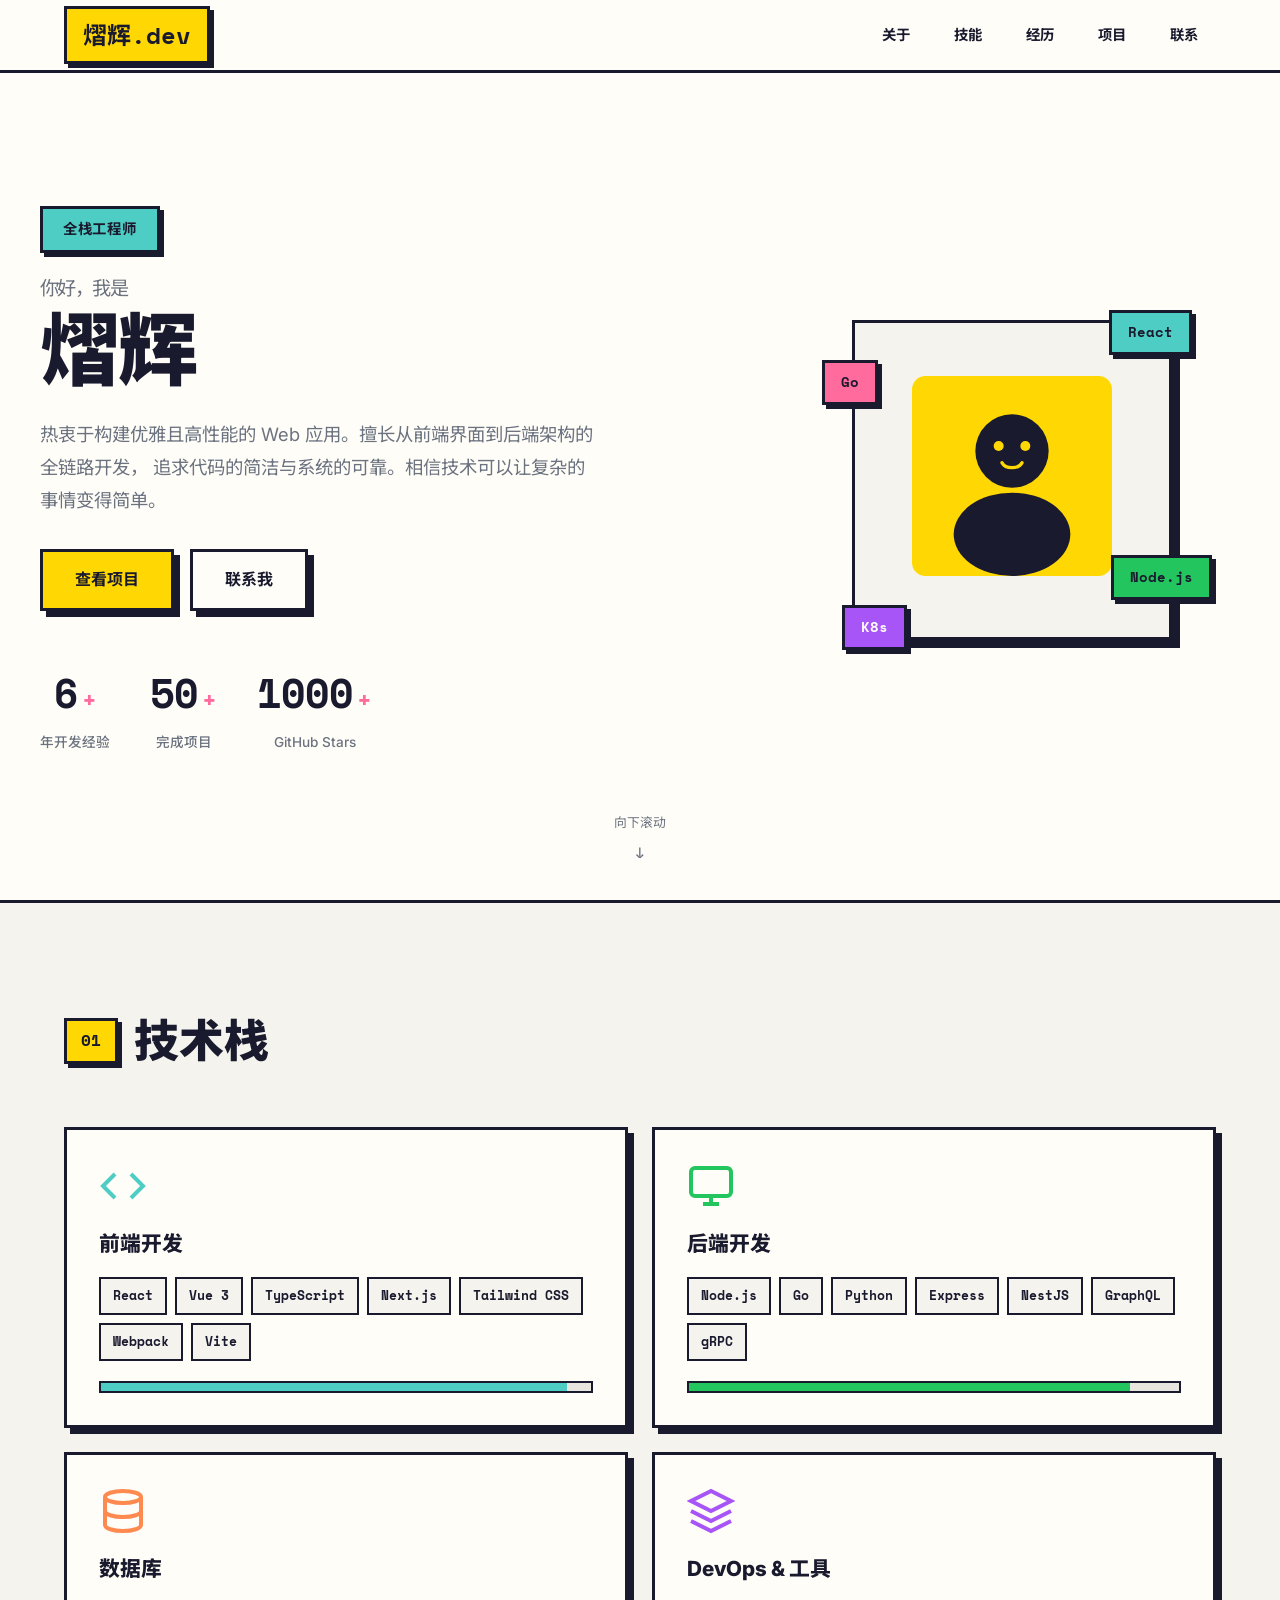
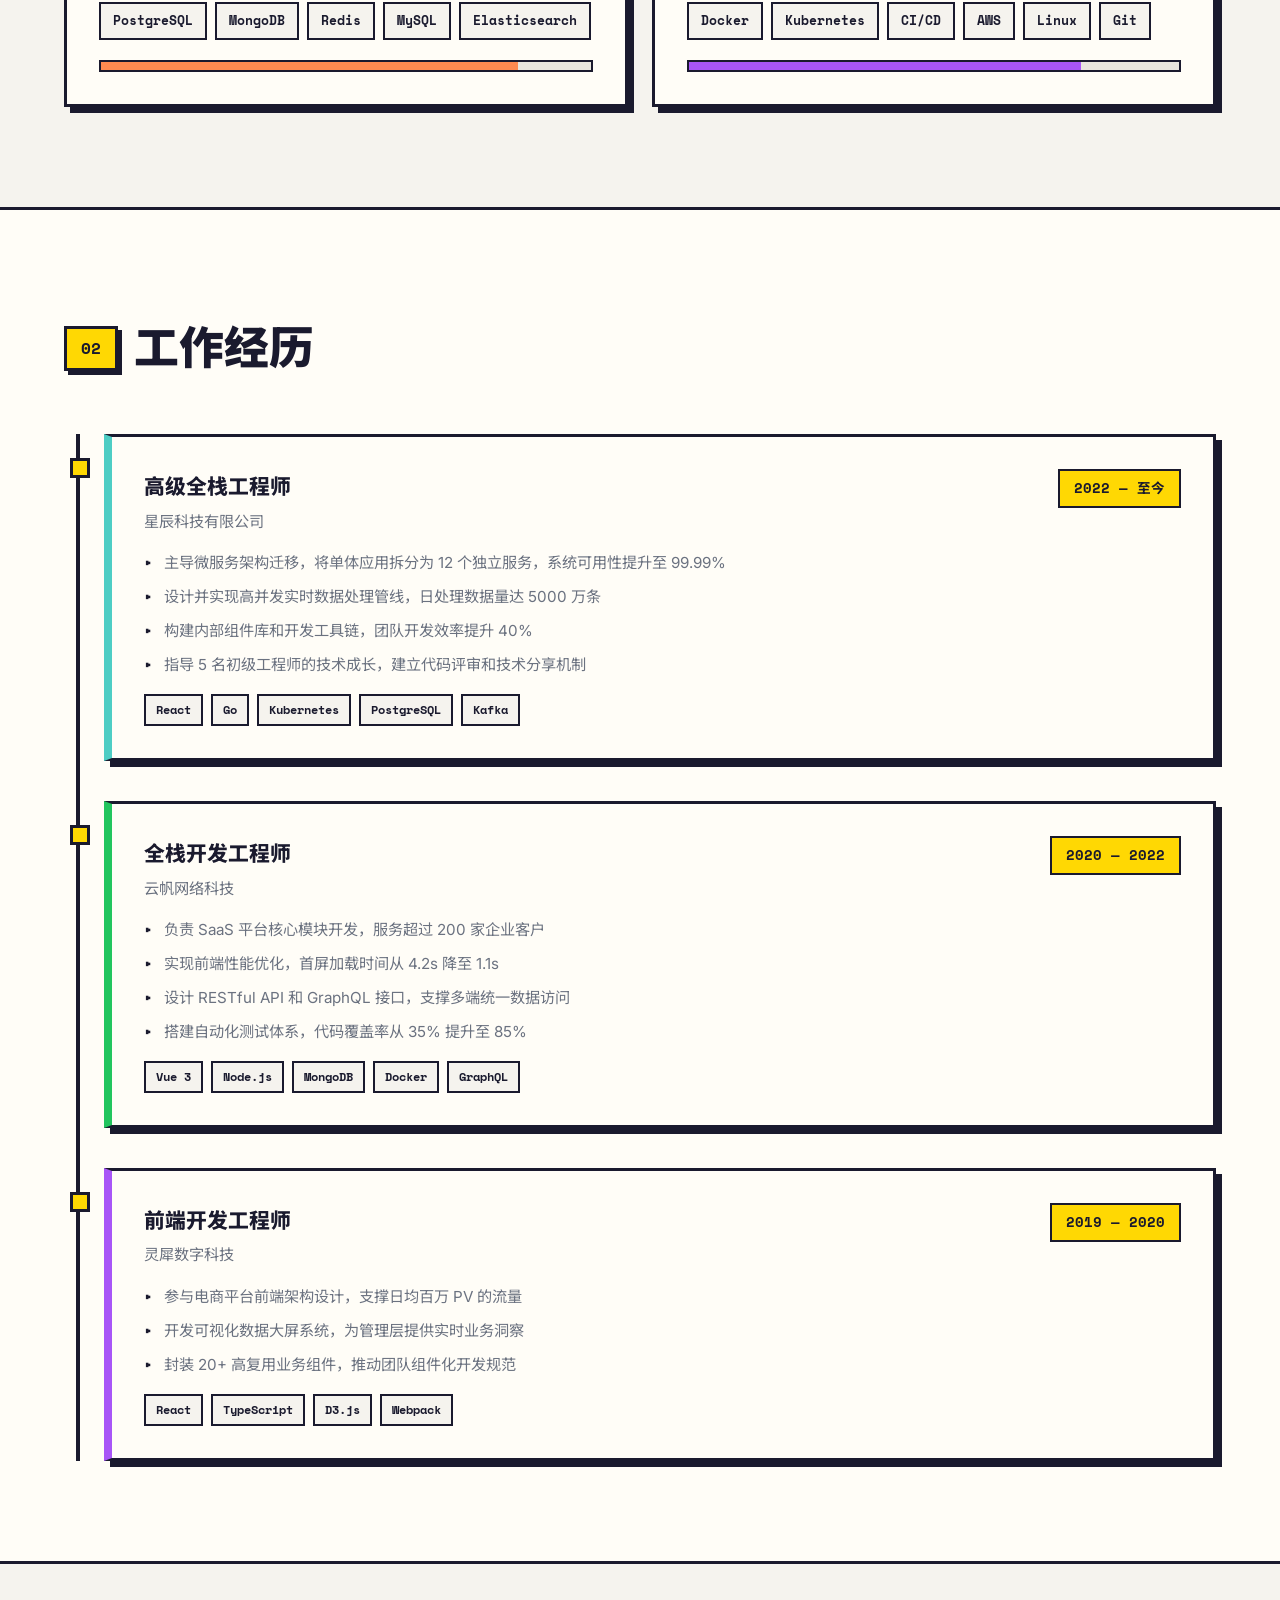
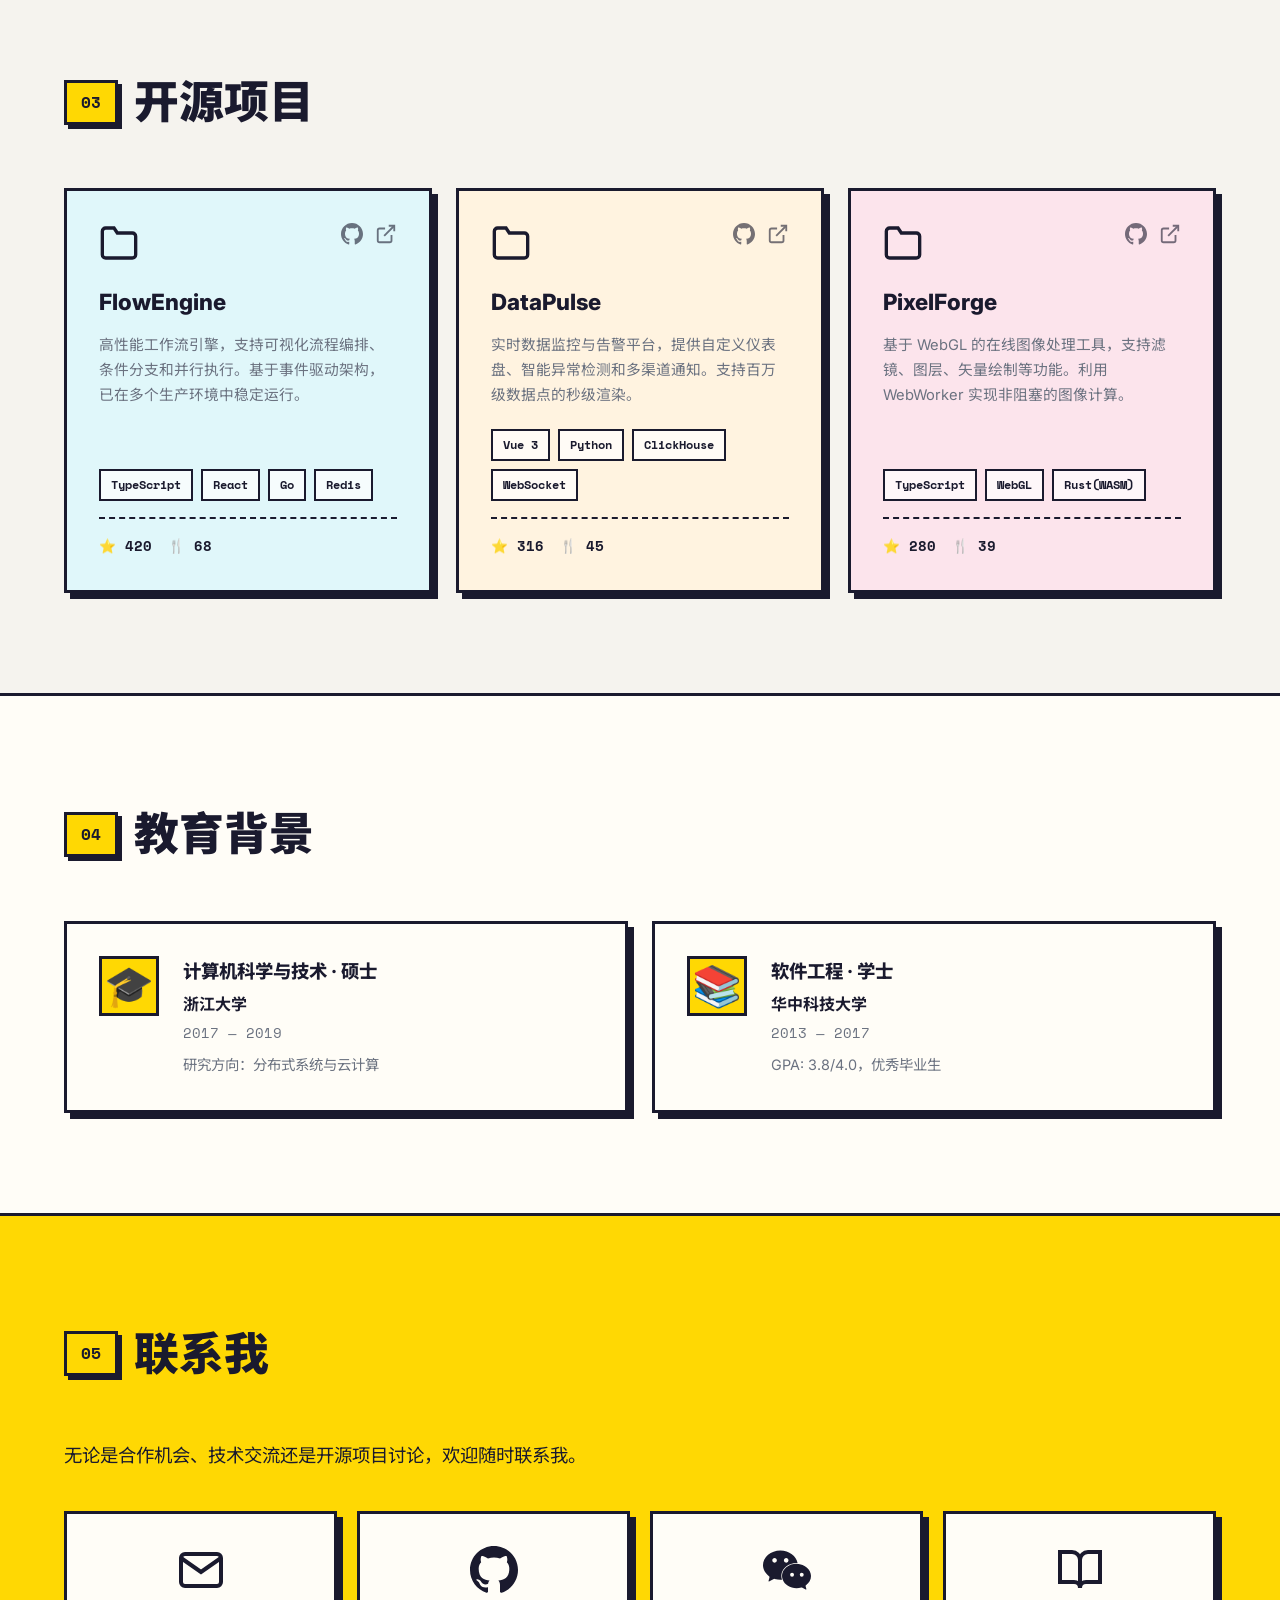
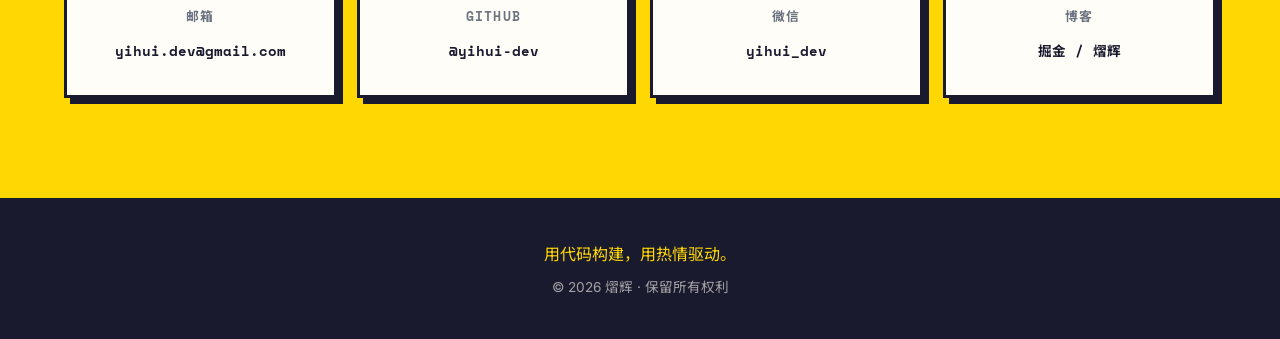
<file: index.html>
<!DOCTYPE html>
<html lang="zh-CN">
<head>
    <meta charset="UTF-8">
    <meta name="viewport" content="width=device-width, initial-scale=1.0">
    <title>熠辉 — 全栈工程师</title>
    <link rel="stylesheet" href="styles.css">
    <link rel="preconnect" href="https://fonts.googleapis.com">
    <link rel="preconnect" href="https://fonts.gstatic.com" crossorigin>
    <link href="https://fonts.googleapis.com/css2?family=Space+Mono:wght@400;700&family=Inter:wght@400;500;600;700;800;900&family=Noto+Sans+SC:wght@400;500;700;900&display=swap" rel="stylesheet">
</head>
<body>
    <nav class="navbar">
        <div class="nav-inner">
            <a href="#" class="nav-logo">熠辉.dev</a>
            <div class="nav-links">
                <a href="#about">关于</a>
                <a href="#skills">技能</a>
                <a href="#experience">经历</a>
                <a href="#projects">项目</a>
                <a href="#contact">联系</a>
            </div>
            <button class="nav-toggle" aria-label="菜单">
                <span></span>
                <span></span>
                <span></span>
            </button>
        </div>
    </nav>

    <header class="hero" id="about">
        <div class="hero-content">
            <div class="hero-text">
                <div class="hero-badge">全栈工程师</div>
                <h1 class="hero-name">
                    <span class="hero-greeting">你好，我是</span>
                    熠辉
                </h1>
                <p class="hero-desc">
                    热衷于构建优雅且高性能的 Web 应用。擅长从前端界面到后端架构的全链路开发，
                    追求代码的简洁与系统的可靠。相信技术可以让复杂的事情变得简单。
                </p>
                <div class="hero-actions">
                    <a href="#projects" class="btn btn-primary">查看项目</a>
                    <a href="#contact" class="btn btn-secondary">联系我</a>
                </div>
                <div class="hero-stats">
                    <div class="stat-item">
                        <span class="stat-number" data-target="6">0</span>
                        <span class="stat-suffix">+</span>
                        <span class="stat-label">年开发经验</span>
                    </div>
                    <div class="stat-item">
                        <span class="stat-number" data-target="50">0</span>
                        <span class="stat-suffix">+</span>
                        <span class="stat-label">完成项目</span>
                    </div>
                    <div class="stat-item">
                        <span class="stat-number" data-target="1000">0</span>
                        <span class="stat-suffix">+</span>
                        <span class="stat-label">GitHub Stars</span>
                    </div>
                </div>
            </div>
            <div class="hero-visual">
                <div class="avatar-wrapper">
                    <div class="avatar-box">
                        <div class="avatar-placeholder">
                            <svg viewBox="0 0 120 120" fill="none" xmlns="http://www.w3.org/2000/svg">
                                <rect width="120" height="120" rx="8" fill="#FFD803"/>
                                <circle cx="60" cy="45" r="22" fill="#1a1a2e"/>
                                <ellipse cx="60" cy="95" rx="35" ry="25" fill="#1a1a2e"/>
                                <circle cx="52" cy="42" r="3" fill="#FFD803"/>
                                <circle cx="68" cy="42" r="3" fill="#FFD803"/>
                                <path d="M54 52 C56 56, 64 56, 66 52" stroke="#FFD803" stroke-width="2" fill="none" stroke-linecap="round"/>
                            </svg>
                        </div>
                    </div>
                    <div class="floating-tag tag-1">React</div>
                    <div class="floating-tag tag-2">Node.js</div>
                    <div class="floating-tag tag-3">Go</div>
                    <div class="floating-tag tag-4">K8s</div>
                </div>
            </div>
        </div>
        <div class="scroll-hint">
            <span>向下滚动</span>
            <div class="scroll-arrow">↓</div>
        </div>
    </header>

    <section class="skills-section" id="skills">
        <div class="section-inner">
            <h2 class="section-title">
                <span class="section-num">01</span>
                技术栈
            </h2>
            <div class="skills-grid">
                <div class="skill-card skill-frontend">
                    <div class="skill-icon">
                        <svg viewBox="0 0 24 24" fill="none" stroke="currentColor" stroke-width="2">
                            <polyline points="16 18 22 12 16 6"></polyline>
                            <polyline points="8 6 2 12 8 18"></polyline>
                        </svg>
                    </div>
                    <h3>前端开发</h3>
                    <div class="skill-tags">
                        <span class="skill-tag">React</span>
                        <span class="skill-tag">Vue 3</span>
                        <span class="skill-tag">TypeScript</span>
                        <span class="skill-tag">Next.js</span>
                        <span class="skill-tag">Tailwind CSS</span>
                        <span class="skill-tag">Webpack</span>
                        <span class="skill-tag">Vite</span>
                    </div>
                    <div class="skill-level">
                        <div class="level-bar" data-level="95"></div>
                    </div>
                </div>
                <div class="skill-card skill-backend">
                    <div class="skill-icon">
                        <svg viewBox="0 0 24 24" fill="none" stroke="currentColor" stroke-width="2">
                            <rect x="2" y="3" width="20" height="14" rx="2" ry="2"></rect>
                            <line x1="8" y1="21" x2="16" y2="21"></line>
                            <line x1="12" y1="17" x2="12" y2="21"></line>
                        </svg>
                    </div>
                    <h3>后端开发</h3>
                    <div class="skill-tags">
                        <span class="skill-tag">Node.js</span>
                        <span class="skill-tag">Go</span>
                        <span class="skill-tag">Python</span>
                        <span class="skill-tag">Express</span>
                        <span class="skill-tag">NestJS</span>
                        <span class="skill-tag">GraphQL</span>
                        <span class="skill-tag">gRPC</span>
                    </div>
                    <div class="skill-level">
                        <div class="level-bar" data-level="90"></div>
                    </div>
                </div>
                <div class="skill-card skill-database">
                    <div class="skill-icon">
                        <svg viewBox="0 0 24 24" fill="none" stroke="currentColor" stroke-width="2">
                            <ellipse cx="12" cy="5" rx="9" ry="3"></ellipse>
                            <path d="M21 12c0 1.66-4 3-9 3s-9-1.34-9-3"></path>
                            <path d="M3 5v14c0 1.66 4 3 9 3s9-1.34 9-3V5"></path>
                        </svg>
                    </div>
                    <h3>数据库</h3>
                    <div class="skill-tags">
                        <span class="skill-tag">PostgreSQL</span>
                        <span class="skill-tag">MongoDB</span>
                        <span class="skill-tag">Redis</span>
                        <span class="skill-tag">MySQL</span>
                        <span class="skill-tag">Elasticsearch</span>
                    </div>
                    <div class="skill-level">
                        <div class="level-bar" data-level="85"></div>
                    </div>
                </div>
                <div class="skill-card skill-devops">
                    <div class="skill-icon">
                        <svg viewBox="0 0 24 24" fill="none" stroke="currentColor" stroke-width="2">
                            <path d="M12 2L2 7l10 5 10-5-10-5z"></path>
                            <path d="M2 17l10 5 10-5"></path>
                            <path d="M2 12l10 5 10-5"></path>
                        </svg>
                    </div>
                    <h3>DevOps & 工具</h3>
                    <div class="skill-tags">
                        <span class="skill-tag">Docker</span>
                        <span class="skill-tag">Kubernetes</span>
                        <span class="skill-tag">CI/CD</span>
                        <span class="skill-tag">AWS</span>
                        <span class="skill-tag">Linux</span>
                        <span class="skill-tag">Git</span>
                    </div>
                    <div class="skill-level">
                        <div class="level-bar" data-level="80"></div>
                    </div>
                </div>
            </div>
        </div>
    </section>

    <section class="experience-section" id="experience">
        <div class="section-inner">
            <h2 class="section-title">
                <span class="section-num">02</span>
                工作经历
            </h2>
            <div class="timeline">
                <div class="timeline-item">
                    <div class="timeline-dot"></div>
                    <div class="timeline-card card-accent-blue">
                        <div class="timeline-header">
                            <div>
                                <h3>高级全栈工程师</h3>
                                <p class="company">星辰科技有限公司</p>
                            </div>
                            <span class="timeline-date">2022 — 至今</span>
                        </div>
                        <ul class="timeline-details">
                            <li>主导微服务架构迁移，将单体应用拆分为 12 个独立服务，系统可用性提升至 99.99%</li>
                            <li>设计并实现高并发实时数据处理管线，日处理数据量达 5000 万条</li>
                            <li>构建内部组件库和开发工具链，团队开发效率提升 40%</li>
                            <li>指导 5 名初级工程师的技术成长，建立代码评审和技术分享机制</li>
                        </ul>
                        <div class="timeline-tech">
                            <span>React</span><span>Go</span><span>Kubernetes</span><span>PostgreSQL</span><span>Kafka</span>
                        </div>
                    </div>
                </div>
                <div class="timeline-item">
                    <div class="timeline-dot"></div>
                    <div class="timeline-card card-accent-green">
                        <div class="timeline-header">
                            <div>
                                <h3>全栈开发工程师</h3>
                                <p class="company">云帆网络科技</p>
                            </div>
                            <span class="timeline-date">2020 — 2022</span>
                        </div>
                        <ul class="timeline-details">
                            <li>负责 SaaS 平台核心模块开发，服务超过 200 家企业客户</li>
                            <li>实现前端性能优化，首屏加载时间从 4.2s 降至 1.1s</li>
                            <li>设计 RESTful API 和 GraphQL 接口，支撑多端统一数据访问</li>
                            <li>搭建自动化测试体系，代码覆盖率从 35% 提升至 85%</li>
                        </ul>
                        <div class="timeline-tech">
                            <span>Vue 3</span><span>Node.js</span><span>MongoDB</span><span>Docker</span><span>GraphQL</span>
                        </div>
                    </div>
                </div>
                <div class="timeline-item">
                    <div class="timeline-dot"></div>
                    <div class="timeline-card card-accent-purple">
                        <div class="timeline-header">
                            <div>
                                <h3>前端开发工程师</h3>
                                <p class="company">灵犀数字科技</p>
                            </div>
                            <span class="timeline-date">2019 — 2020</span>
                        </div>
                        <ul class="timeline-details">
                            <li>参与电商平台前端架构设计，支撑日均百万 PV 的流量</li>
                            <li>开发可视化数据大屏系统，为管理层提供实时业务洞察</li>
                            <li>封装 20+ 高复用业务组件，推动团队组件化开发规范</li>
                        </ul>
                        <div class="timeline-tech">
                            <span>React</span><span>TypeScript</span><span>D3.js</span><span>Webpack</span>
                        </div>
                    </div>
                </div>
            </div>
        </div>
    </section>

    <section class="projects-section" id="projects">
        <div class="section-inner">
            <h2 class="section-title">
                <span class="section-num">03</span>
                开源项目
            </h2>
            <div class="projects-grid">
                <div class="project-card project-color-1">
                    <div class="project-header">
                        <svg viewBox="0 0 24 24" fill="none" stroke="currentColor" stroke-width="2" class="project-icon">
                            <path d="M22 19a2 2 0 0 1-2 2H4a2 2 0 0 1-2-2V5a2 2 0 0 1 2-2h5l2 3h9a2 2 0 0 1 2 2z"></path>
                        </svg>
                        <div class="project-links">
                            <a href="#" title="GitHub">
                                <svg viewBox="0 0 24 24" fill="currentColor" width="20" height="20">
                                    <path d="M12 0c-6.626 0-12 5.373-12 12 0 5.302 3.438 9.8 8.207 11.387.599.111.793-.261.793-.577v-2.234c-3.338.726-4.033-1.416-4.033-1.416-.546-1.387-1.333-1.756-1.333-1.756-1.089-.745.083-.729.083-.729 1.205.084 1.839 1.237 1.839 1.237 1.07 1.834 2.807 1.304 3.492.997.107-.775.418-1.305.762-1.604-2.665-.305-5.467-1.334-5.467-5.931 0-1.311.469-2.381 1.236-3.221-.124-.303-.535-1.524.117-3.176 0 0 1.008-.322 3.301 1.23.957-.266 1.983-.399 3.003-.404 1.02.005 2.047.138 3.006.404 2.291-1.552 3.297-1.23 3.297-1.23.653 1.653.242 2.874.118 3.176.77.84 1.235 1.911 1.235 3.221 0 4.609-2.807 5.624-5.479 5.921.43.372.823 1.102.823 2.222v3.293c0 .319.192.694.801.576 4.765-1.589 8.199-6.086 8.199-11.386 0-6.627-5.373-12-12-12z"/>
                                </svg>
                            </a>
                            <a href="#" title="演示">
                                <svg viewBox="0 0 24 24" fill="none" stroke="currentColor" stroke-width="2" width="20" height="20">
                                    <path d="M18 13v6a2 2 0 0 1-2 2H5a2 2 0 0 1-2-2V8a2 2 0 0 1 2-2h6"></path>
                                    <polyline points="15 3 21 3 21 9"></polyline>
                                    <line x1="10" y1="14" x2="21" y2="3"></line>
                                </svg>
                            </a>
                        </div>
                    </div>
                    <h3 class="project-name">FlowEngine</h3>
                    <p class="project-desc">高性能工作流引擎，支持可视化流程编排、条件分支和并行执行。基于事件驱动架构，已在多个生产环境中稳定运行。</p>
                    <div class="project-tech">
                        <span>TypeScript</span><span>React</span><span>Go</span><span>Redis</span>
                    </div>
                    <div class="project-stats">
                        <span>⭐ 420</span>
                        <span>🍴 68</span>
                    </div>
                </div>
                <div class="project-card project-color-2">
                    <div class="project-header">
                        <svg viewBox="0 0 24 24" fill="none" stroke="currentColor" stroke-width="2" class="project-icon">
                            <path d="M22 19a2 2 0 0 1-2 2H4a2 2 0 0 1-2-2V5a2 2 0 0 1 2-2h5l2 3h9a2 2 0 0 1 2 2z"></path>
                        </svg>
                        <div class="project-links">
                            <a href="#" title="GitHub">
                                <svg viewBox="0 0 24 24" fill="currentColor" width="20" height="20">
                                    <path d="M12 0c-6.626 0-12 5.373-12 12 0 5.302 3.438 9.8 8.207 11.387.599.111.793-.261.793-.577v-2.234c-3.338.726-4.033-1.416-4.033-1.416-.546-1.387-1.333-1.756-1.333-1.756-1.089-.745.083-.729.083-.729 1.205.084 1.839 1.237 1.839 1.237 1.07 1.834 2.807 1.304 3.492.997.107-.775.418-1.305.762-1.604-2.665-.305-5.467-1.334-5.467-5.931 0-1.311.469-2.381 1.236-3.221-.124-.303-.535-1.524.117-3.176 0 0 1.008-.322 3.301 1.23.957-.266 1.983-.399 3.003-.404 1.02.005 2.047.138 3.006.404 2.291-1.552 3.297-1.23 3.297-1.23.653 1.653.242 2.874.118 3.176.77.84 1.235 1.911 1.235 3.221 0 4.609-2.807 5.624-5.479 5.921.43.372.823 1.102.823 2.222v3.293c0 .319.192.694.801.576 4.765-1.589 8.199-6.086 8.199-11.386 0-6.627-5.373-12-12-12z"/>
                                </svg>
                            </a>
                            <a href="#" title="演示">
                                <svg viewBox="0 0 24 24" fill="none" stroke="currentColor" stroke-width="2" width="20" height="20">
                                    <path d="M18 13v6a2 2 0 0 1-2 2H5a2 2 0 0 1-2-2V8a2 2 0 0 1 2-2h6"></path>
                                    <polyline points="15 3 21 3 21 9"></polyline>
                                    <line x1="10" y1="14" x2="21" y2="3"></line>
                                </svg>
                            </a>
                        </div>
                    </div>
                    <h3 class="project-name">DataPulse</h3>
                    <p class="project-desc">实时数据监控与告警平台，提供自定义仪表盘、智能异常检测和多渠道通知。支持百万级数据点的秒级渲染。</p>
                    <div class="project-tech">
                        <span>Vue 3</span><span>Python</span><span>ClickHouse</span><span>WebSocket</span>
                    </div>
                    <div class="project-stats">
                        <span>⭐ 316</span>
                        <span>🍴 45</span>
                    </div>
                </div>
                <div class="project-card project-color-3">
                    <div class="project-header">
                        <svg viewBox="0 0 24 24" fill="none" stroke="currentColor" stroke-width="2" class="project-icon">
                            <path d="M22 19a2 2 0 0 1-2 2H4a2 2 0 0 1-2-2V5a2 2 0 0 1 2-2h5l2 3h9a2 2 0 0 1 2 2z"></path>
                        </svg>
                        <div class="project-links">
                            <a href="#" title="GitHub">
                                <svg viewBox="0 0 24 24" fill="currentColor" width="20" height="20">
                                    <path d="M12 0c-6.626 0-12 5.373-12 12 0 5.302 3.438 9.8 8.207 11.387.599.111.793-.261.793-.577v-2.234c-3.338.726-4.033-1.416-4.033-1.416-.546-1.387-1.333-1.756-1.333-1.756-1.089-.745.083-.729.083-.729 1.205.084 1.839 1.237 1.839 1.237 1.07 1.834 2.807 1.304 3.492.997.107-.775.418-1.305.762-1.604-2.665-.305-5.467-1.334-5.467-5.931 0-1.311.469-2.381 1.236-3.221-.124-.303-.535-1.524.117-3.176 0 0 1.008-.322 3.301 1.23.957-.266 1.983-.399 3.003-.404 1.02.005 2.047.138 3.006.404 2.291-1.552 3.297-1.23 3.297-1.23.653 1.653.242 2.874.118 3.176.77.84 1.235 1.911 1.235 3.221 0 4.609-2.807 5.624-5.479 5.921.43.372.823 1.102.823 2.222v3.293c0 .319.192.694.801.576 4.765-1.589 8.199-6.086 8.199-11.386 0-6.627-5.373-12-12-12z"/>
                                </svg>
                            </a>
                            <a href="#" title="演示">
                                <svg viewBox="0 0 24 24" fill="none" stroke="currentColor" stroke-width="2" width="20" height="20">
                                    <path d="M18 13v6a2 2 0 0 1-2 2H5a2 2 0 0 1-2-2V8a2 2 0 0 1 2-2h6"></path>
                                    <polyline points="15 3 21 3 21 9"></polyline>
                                    <line x1="10" y1="14" x2="21" y2="3"></line>
                                </svg>
                            </a>
                        </div>
                    </div>
                    <h3 class="project-name">PixelForge</h3>
                    <p class="project-desc">基于 WebGL 的在线图像处理工具，支持滤镜、图层、矢量绘制等功能。利用 WebWorker 实现非阻塞的图像计算。</p>
                    <div class="project-tech">
                        <span>TypeScript</span><span>WebGL</span><span>Rust(WASM)</span>
                    </div>
                    <div class="project-stats">
                        <span>⭐ 280</span>
                        <span>🍴 39</span>
                    </div>
                </div>
            </div>
        </div>
    </section>

    <section class="education-section" id="education">
        <div class="section-inner">
            <h2 class="section-title">
                <span class="section-num">04</span>
                教育背景
            </h2>
            <div class="edu-grid">
                <div class="edu-card">
                    <div class="edu-icon">🎓</div>
                    <div class="edu-info">
                        <h3>计算机科学与技术 · 硕士</h3>
                        <p class="edu-school">浙江大学</p>
                        <p class="edu-year">2017 — 2019</p>
                        <p class="edu-detail">研究方向：分布式系统与云计算</p>
                    </div>
                </div>
                <div class="edu-card">
                    <div class="edu-icon">📚</div>
                    <div class="edu-info">
                        <h3>软件工程 · 学士</h3>
                        <p class="edu-school">华中科技大学</p>
                        <p class="edu-year">2013 — 2017</p>
                        <p class="edu-detail">GPA: 3.8/4.0，优秀毕业生</p>
                    </div>
                </div>
            </div>
        </div>
    </section>

    <section class="contact-section" id="contact">
        <div class="section-inner">
            <h2 class="section-title">
                <span class="section-num">05</span>
                联系我
            </h2>
            <p class="contact-intro">无论是合作机会、技术交流还是开源项目讨论，欢迎随时联系我。</p>
            <div class="contact-grid">
                <a href="mailto:yihui.dev@gmail.com" class="contact-card contact-email">
                    <div class="contact-icon">
                        <svg viewBox="0 0 24 24" fill="none" stroke="currentColor" stroke-width="2">
                            <path d="M4 4h16c1.1 0 2 .9 2 2v12c0 1.1-.9 2-2 2H4c-1.1 0-2-.9-2-2V6c0-1.1.9-2 2-2z"></path>
                            <polyline points="22,6 12,13 2,6"></polyline>
                        </svg>
                    </div>
                    <span class="contact-label">邮箱</span>
                    <span class="contact-value">yihui.dev@gmail.com</span>
                </a>
                <a href="https://github.com/yihui-dev" target="_blank" class="contact-card contact-github">
                    <div class="contact-icon">
                        <svg viewBox="0 0 24 24" fill="currentColor">
                            <path d="M12 0c-6.626 0-12 5.373-12 12 0 5.302 3.438 9.8 8.207 11.387.599.111.793-.261.793-.577v-2.234c-3.338.726-4.033-1.416-4.033-1.416-.546-1.387-1.333-1.756-1.333-1.756-1.089-.745.083-.729.083-.729 1.205.084 1.839 1.237 1.839 1.237 1.07 1.834 2.807 1.304 3.492.997.107-.775.418-1.305.762-1.604-2.665-.305-5.467-1.334-5.467-5.931 0-1.311.469-2.381 1.236-3.221-.124-.303-.535-1.524.117-3.176 0 0 1.008-.322 3.301 1.23.957-.266 1.983-.399 3.003-.404 1.02.005 2.047.138 3.006.404 2.291-1.552 3.297-1.23 3.297-1.23.653 1.653.242 2.874.118 3.176.77.84 1.235 1.911 1.235 3.221 0 4.609-2.807 5.624-5.479 5.921.43.372.823 1.102.823 2.222v3.293c0 .319.192.694.801.576 4.765-1.589 8.199-6.086 8.199-11.386 0-6.627-5.373-12-12-12z"/>
                        </svg>
                    </div>
                    <span class="contact-label">GitHub</span>
                    <span class="contact-value">@yihui-dev</span>
                </a>
                <a href="#" class="contact-card contact-wechat">
                    <div class="contact-icon">
                        <svg viewBox="0 0 24 24" fill="currentColor">
                            <path d="M8.691 2.188C3.891 2.188 0 5.476 0 9.53c0 2.212 1.17 4.203 3.002 5.55a.59.59 0 0 1 .213.665l-.39 1.48c-.019.07-.048.141-.048.213 0 .163.13.295.29.295a.326.326 0 0 0 .167-.054l1.903-1.114a.864.864 0 0 1 .717-.098 10.16 10.16 0 0 0 2.837.403c.276 0 .543-.027.811-.05-.857-2.578.157-4.972 1.932-6.446 1.703-1.415 3.882-1.98 5.853-1.838-.576-3.583-4.196-6.348-8.596-6.348zM5.785 5.991c.642 0 1.162.529 1.162 1.18a1.17 1.17 0 0 1-1.162 1.178A1.17 1.17 0 0 1 4.623 7.17c0-.651.52-1.18 1.162-1.18zm5.813 0c.642 0 1.162.529 1.162 1.18a1.17 1.17 0 0 1-1.162 1.178 1.17 1.17 0 0 1-1.162-1.178c0-.651.52-1.18 1.162-1.18zm5.34 2.867c-1.797-.052-3.746.512-5.28 1.786-1.72 1.428-2.687 3.72-1.78 6.22.942 2.453 3.666 4.229 6.884 4.229.826 0 1.622-.12 2.361-.336a.722.722 0 0 1 .598.082l1.584.926a.272.272 0 0 0 .14.047c.134 0 .24-.111.24-.247 0-.06-.023-.12-.038-.177l-.327-1.233a.582.582 0 0 1-.023-.156.49.49 0 0 1 .201-.398C23.024 18.48 24 16.82 24 14.98c0-3.21-2.931-5.837-7.062-6.122zM14.53 13.39c.535 0 .969.44.969.982a.976.976 0 0 1-.969.983.976.976 0 0 1-.969-.983c0-.542.434-.982.97-.982zm4.844 0c.535 0 .969.44.969.982a.976.976 0 0 1-.969.983.976.976 0 0 1-.969-.983c0-.542.434-.982.969-.982z"/>
                        </svg>
                    </div>
                    <span class="contact-label">微信</span>
                    <span class="contact-value">yihui_dev</span>
                </a>
                <a href="https://juejin.cn/user/yihui" target="_blank" class="contact-card contact-blog">
                    <div class="contact-icon">
                        <svg viewBox="0 0 24 24" fill="none" stroke="currentColor" stroke-width="2">
                            <path d="M2 3h6a4 4 0 0 1 4 4v14a3 3 0 0 0-3-3H2z"></path>
                            <path d="M22 3h-6a4 4 0 0 0-4 4v14a3 3 0 0 1 3-3h7z"></path>
                        </svg>
                    </div>
                    <span class="contact-label">博客</span>
                    <span class="contact-value">掘金 / 熠辉</span>
                </a>
            </div>
        </div>
    </section>

    <footer class="footer">
        <div class="footer-inner">
            <p class="footer-text">用代码构建，用热情驱动。</p>
            <p class="footer-copyright">© 2026 熠辉 · 保留所有权利</p>
        </div>
    </footer>

    <button class="back-to-top" aria-label="回到顶部" title="回到顶部">↑</button>

    <script src="script.js"></script>
</body>
</html>
</file>
<file: styles.css>
/* ========================================
   NEOBRUTALISM RESUME — 熠辉
   ======================================== */

:root {
    --black: #1a1a2e;
    --white: #fffdf7;
    --yellow: #FFD803;
    --pink: #FF6B9D;
    --blue: #4ECDC4;
    --purple: #A855F7;
    --green: #22C55E;
    --orange: #FF8A50;
    --red: #EF4444;
    --gray-light: #f5f3ee;
    --gray: #e8e5de;
    --gray-dark: #6b7280;

    --border: 3px solid var(--black);
    --shadow: 6px 6px 0px var(--black);
    --shadow-sm: 4px 4px 0px var(--black);
    --shadow-lg: 8px 8px 0px var(--black);

    --font-mono: 'Space Mono', 'Noto Sans SC', monospace;
    --font-sans: 'Inter', 'Noto Sans SC', -apple-system, BlinkMacSystemFont, sans-serif;

    --radius: 0px;
    --transition: 0.2s cubic-bezier(0.4, 0, 0.2, 1);
}

* {
    margin: 0;
    padding: 0;
    box-sizing: border-box;
}

html {
    scroll-behavior: smooth;
    scroll-padding-top: 80px;
}

body {
    font-family: var(--font-sans);
    background: var(--white);
    color: var(--black);
    line-height: 1.7;
    overflow-x: hidden;
}

::selection {
    background: var(--yellow);
    color: var(--black);
}

/* ========== NAVBAR ========== */
.navbar {
    position: fixed;
    top: 0;
    left: 0;
    right: 0;
    z-index: 1000;
    background: var(--white);
    border-bottom: var(--border);
    transition: transform var(--transition);
}

.nav-inner {
    max-width: 1200px;
    margin: 0 auto;
    padding: 0 24px;
    height: 70px;
    display: flex;
    align-items: center;
    justify-content: space-between;
}

.nav-logo {
    font-family: var(--font-mono);
    font-size: 1.5rem;
    font-weight: 700;
    color: var(--black);
    text-decoration: none;
    padding: 6px 16px;
    background: var(--yellow);
    border: var(--border);
    box-shadow: var(--shadow-sm);
    transition: all var(--transition);
}

.nav-logo:hover {
    transform: translate(2px, 2px);
    box-shadow: 2px 2px 0px var(--black);
}

.nav-links {
    display: flex;
    gap: 8px;
}

.nav-links a {
    font-family: var(--font-mono);
    font-size: 0.9rem;
    font-weight: 700;
    color: var(--black);
    text-decoration: none;
    padding: 8px 16px;
    border: 2px solid transparent;
    transition: all var(--transition);
}

.nav-links a:hover {
    background: var(--yellow);
    border-color: var(--black);
    box-shadow: var(--shadow-sm);
    transform: translate(-2px, -2px);
}

.nav-toggle {
    display: none;
    flex-direction: column;
    gap: 5px;
    background: none;
    border: var(--border);
    padding: 8px;
    cursor: pointer;
    box-shadow: var(--shadow-sm);
    background: var(--yellow);
}

.nav-toggle span {
    display: block;
    width: 24px;
    height: 3px;
    background: var(--black);
    transition: all var(--transition);
}

/* ========== HERO ========== */
.hero {
    min-height: 100vh;
    display: flex;
    flex-direction: column;
    justify-content: center;
    padding: 100px 24px 40px;
    background: var(--white);
    position: relative;
}

.hero-content {
    max-width: 1200px;
    margin: 0 auto;
    width: 100%;
    display: grid;
    grid-template-columns: 1.2fr 0.8fr;
    gap: 60px;
    align-items: center;
}

.hero-badge {
    display: inline-block;
    font-family: var(--font-mono);
    font-size: 0.9rem;
    font-weight: 700;
    padding: 8px 20px;
    background: var(--blue);
    border: var(--border);
    box-shadow: var(--shadow-sm);
    margin-bottom: 24px;
    letter-spacing: 0.05em;
}

.hero-greeting {
    display: block;
    font-family: var(--font-mono);
    font-size: 1.2rem;
    font-weight: 400;
    color: var(--gray-dark);
    margin-bottom: 8px;
}

.hero-name {
    font-family: var(--font-sans);
    font-size: 5rem;
    font-weight: 900;
    line-height: 1.1;
    margin-bottom: 24px;
    letter-spacing: -0.02em;
}

.hero-desc {
    font-size: 1.15rem;
    line-height: 1.8;
    color: var(--gray-dark);
    max-width: 560px;
    margin-bottom: 32px;
}

.hero-actions {
    display: flex;
    gap: 16px;
    margin-bottom: 48px;
}

.btn {
    font-family: var(--font-mono);
    font-size: 1rem;
    font-weight: 700;
    padding: 14px 32px;
    text-decoration: none;
    border: var(--border);
    cursor: pointer;
    transition: all var(--transition);
    display: inline-block;
}

.btn-primary {
    background: var(--yellow);
    color: var(--black);
    box-shadow: var(--shadow);
}

.btn-primary:hover {
    transform: translate(3px, 3px);
    box-shadow: 3px 3px 0px var(--black);
}

.btn-primary:active {
    transform: translate(6px, 6px);
    box-shadow: none;
}

.btn-secondary {
    background: var(--white);
    color: var(--black);
    box-shadow: var(--shadow);
}

.btn-secondary:hover {
    transform: translate(3px, 3px);
    box-shadow: 3px 3px 0px var(--black);
    background: var(--pink);
    color: var(--black);
}

.btn-secondary:active {
    transform: translate(6px, 6px);
    box-shadow: none;
}

.hero-stats {
    display: flex;
    gap: 40px;
}

.stat-item {
    text-align: center;
}

.stat-number {
    font-family: var(--font-mono);
    font-size: 2.5rem;
    font-weight: 700;
    color: var(--black);
    display: inline;
}

.stat-suffix {
    font-family: var(--font-mono);
    font-size: 1.5rem;
    font-weight: 700;
    color: var(--pink);
}

.stat-label {
    display: block;
    font-size: 0.85rem;
    color: var(--gray-dark);
    margin-top: 4px;
    font-weight: 500;
}

/* Avatar */
.hero-visual {
    display: flex;
    justify-content: center;
    align-items: center;
}

.avatar-wrapper {
    position: relative;
    width: 320px;
    height: 320px;
}

.avatar-box {
    width: 100%;
    height: 100%;
    border: var(--border);
    box-shadow: var(--shadow-lg);
    background: var(--gray-light);
    overflow: hidden;
    display: flex;
    align-items: center;
    justify-content: center;
    transition: all var(--transition);
}

.avatar-box:hover {
    transform: translate(4px, 4px);
    box-shadow: 4px 4px 0px var(--black);
}

.avatar-placeholder svg {
    width: 200px;
    height: 200px;
}

.floating-tag {
    position: absolute;
    font-family: var(--font-mono);
    font-size: 0.85rem;
    font-weight: 700;
    padding: 8px 16px;
    border: var(--border);
    box-shadow: var(--shadow-sm);
    animation: float 3s ease-in-out infinite;
    white-space: nowrap;
}

.tag-1 {
    top: -10px;
    right: -20px;
    background: var(--blue);
    animation-delay: 0s;
}

.tag-2 {
    bottom: 40px;
    right: -40px;
    background: var(--green);
    animation-delay: 0.5s;
}

.tag-3 {
    top: 40px;
    left: -30px;
    background: var(--pink);
    animation-delay: 1s;
}

.tag-4 {
    bottom: -10px;
    left: -10px;
    background: var(--purple);
    color: var(--white);
    animation-delay: 1.5s;
}

@keyframes float {
    0%, 100% { transform: translateY(0); }
    50% { transform: translateY(-10px); }
}

.scroll-hint {
    position: absolute;
    bottom: 30px;
    left: 50%;
    transform: translateX(-50%);
    text-align: center;
    font-family: var(--font-mono);
    font-size: 0.8rem;
    color: var(--gray-dark);
}

.scroll-arrow {
    font-size: 1.2rem;
    animation: bounce 2s infinite;
    margin-top: 4px;
}

@keyframes bounce {
    0%, 20%, 50%, 80%, 100% { transform: translateY(0); }
    40% { transform: translateY(-8px); }
    60% { transform: translateY(-4px); }
}

/* ========== SECTIONS COMMON ========== */
.section-inner {
    max-width: 1200px;
    margin: 0 auto;
    padding: 0 24px;
}

.section-title {
    font-family: var(--font-sans);
    font-size: 2.8rem;
    font-weight: 900;
    margin-bottom: 48px;
    display: flex;
    align-items: center;
    gap: 16px;
}

.section-num {
    font-family: var(--font-mono);
    font-size: 1rem;
    font-weight: 700;
    padding: 6px 14px;
    background: var(--yellow);
    border: var(--border);
    box-shadow: var(--shadow-sm);
}

/* ========== SKILLS ========== */
.skills-section {
    padding: 100px 0;
    background: var(--gray-light);
    border-top: var(--border);
    border-bottom: var(--border);
}

.skills-grid {
    display: grid;
    grid-template-columns: repeat(2, 1fr);
    gap: 24px;
}

.skill-card {
    padding: 32px;
    border: var(--border);
    box-shadow: var(--shadow);
    background: var(--white);
    transition: all var(--transition);
}

.skill-card:hover {
    transform: translate(3px, 3px);
    box-shadow: 3px 3px 0px var(--black);
}

.skill-icon {
    width: 48px;
    height: 48px;
    margin-bottom: 16px;
}

.skill-icon svg {
    width: 100%;
    height: 100%;
}

.skill-frontend .skill-icon { color: var(--blue); }
.skill-backend .skill-icon { color: var(--green); }
.skill-database .skill-icon { color: var(--orange); }
.skill-devops .skill-icon { color: var(--purple); }

.skill-card h3 {
    font-family: var(--font-sans);
    font-size: 1.3rem;
    font-weight: 800;
    margin-bottom: 16px;
}

.skill-tags {
    display: flex;
    flex-wrap: wrap;
    gap: 8px;
    margin-bottom: 20px;
}

.skill-tag {
    font-family: var(--font-mono);
    font-size: 0.8rem;
    font-weight: 700;
    padding: 6px 12px;
    background: var(--gray-light);
    border: 2px solid var(--black);
    transition: all var(--transition);
}

.skill-frontend .skill-tag:hover { background: var(--blue); }
.skill-backend .skill-tag:hover { background: var(--green); }
.skill-database .skill-tag:hover { background: var(--orange); }
.skill-devops .skill-tag:hover { background: var(--purple); color: var(--white); }

.skill-level {
    height: 12px;
    background: var(--gray);
    border: 2px solid var(--black);
    overflow: hidden;
}

.level-bar {
    height: 100%;
    width: 0;
    transition: width 1.5s cubic-bezier(0.4, 0, 0.2, 1);
}

.skill-frontend .level-bar { background: var(--blue); }
.skill-backend .level-bar { background: var(--green); }
.skill-database .level-bar { background: var(--orange); }
.skill-devops .level-bar { background: var(--purple); }

/* ========== EXPERIENCE ========== */
.experience-section {
    padding: 100px 0;
    background: var(--white);
}

.timeline {
    position: relative;
    padding-left: 40px;
}

.timeline::before {
    content: '';
    position: absolute;
    left: 12px;
    top: 0;
    bottom: 0;
    width: 4px;
    background: var(--black);
}

.timeline-item {
    position: relative;
    margin-bottom: 40px;
}

.timeline-item:last-child {
    margin-bottom: 0;
}

.timeline-dot {
    position: absolute;
    left: -34px;
    top: 24px;
    width: 20px;
    height: 20px;
    background: var(--yellow);
    border: var(--border);
    z-index: 1;
}

.timeline-card {
    padding: 32px;
    border: var(--border);
    box-shadow: var(--shadow);
    background: var(--white);
    transition: all var(--transition);
}

.timeline-card:hover {
    transform: translate(3px, 3px);
    box-shadow: 3px 3px 0px var(--black);
}

.card-accent-blue { border-left: 8px solid var(--blue); }
.card-accent-green { border-left: 8px solid var(--green); }
.card-accent-purple { border-left: 8px solid var(--purple); }

.timeline-header {
    display: flex;
    justify-content: space-between;
    align-items: flex-start;
    margin-bottom: 16px;
    flex-wrap: wrap;
    gap: 12px;
}

.timeline-header h3 {
    font-size: 1.3rem;
    font-weight: 800;
}

.company {
    font-family: var(--font-mono);
    font-size: 0.95rem;
    color: var(--gray-dark);
    margin-top: 4px;
}

.timeline-date {
    font-family: var(--font-mono);
    font-size: 0.85rem;
    font-weight: 700;
    padding: 6px 14px;
    background: var(--yellow);
    border: 2px solid var(--black);
    white-space: nowrap;
}

.timeline-details {
    list-style: none;
    margin-bottom: 16px;
}

.timeline-details li {
    position: relative;
    padding-left: 20px;
    margin-bottom: 8px;
    font-size: 0.95rem;
    line-height: 1.7;
    color: var(--gray-dark);
}

.timeline-details li::before {
    content: '▸';
    position: absolute;
    left: 0;
    color: var(--black);
    font-weight: 700;
}

.timeline-tech {
    display: flex;
    flex-wrap: wrap;
    gap: 8px;
}

.timeline-tech span {
    font-family: var(--font-mono);
    font-size: 0.75rem;
    font-weight: 700;
    padding: 4px 10px;
    background: var(--gray-light);
    border: 2px solid var(--black);
}

/* ========== PROJECTS ========== */
.projects-section {
    padding: 100px 0;
    background: var(--gray-light);
    border-top: var(--border);
    border-bottom: var(--border);
}

.projects-grid {
    display: grid;
    grid-template-columns: repeat(3, 1fr);
    gap: 24px;
}

.project-card {
    padding: 32px;
    border: var(--border);
    box-shadow: var(--shadow);
    transition: all var(--transition);
    display: flex;
    flex-direction: column;
}

.project-card:hover {
    transform: translate(3px, 3px);
    box-shadow: 3px 3px 0px var(--black);
}

.project-color-1 { background: #e0f7fa; }
.project-color-2 { background: #fff3e0; }
.project-color-3 { background: #fce4ec; }

.project-header {
    display: flex;
    justify-content: space-between;
    align-items: flex-start;
    margin-bottom: 20px;
}

.project-icon {
    width: 40px;
    height: 40px;
    color: var(--black);
}

.project-links {
    display: flex;
    gap: 12px;
}

.project-links a {
    color: var(--black);
    opacity: 0.6;
    transition: all var(--transition);
}

.project-links a:hover {
    opacity: 1;
    transform: translateY(-2px);
}

.project-links a svg {
    width: 22px;
    height: 22px;
}

.project-name {
    font-size: 1.4rem;
    font-weight: 800;
    margin-bottom: 12px;
}

.project-desc {
    font-size: 0.92rem;
    line-height: 1.7;
    color: var(--gray-dark);
    margin-bottom: 20px;
    flex: 1;
}

.project-tech {
    display: flex;
    flex-wrap: wrap;
    gap: 8px;
    margin-bottom: 16px;
}

.project-tech span {
    font-family: var(--font-mono);
    font-size: 0.75rem;
    font-weight: 700;
    padding: 4px 10px;
    background: rgba(255, 255, 255, 0.7);
    border: 2px solid var(--black);
}

.project-stats {
    display: flex;
    gap: 16px;
    font-family: var(--font-mono);
    font-size: 0.85rem;
    font-weight: 700;
    padding-top: 16px;
    border-top: 2px dashed var(--black);
}

/* ========== EDUCATION ========== */
.education-section {
    padding: 100px 0;
    background: var(--white);
}

.edu-grid {
    display: grid;
    grid-template-columns: repeat(2, 1fr);
    gap: 24px;
}

.edu-card {
    display: flex;
    gap: 24px;
    padding: 32px;
    border: var(--border);
    box-shadow: var(--shadow);
    background: var(--white);
    transition: all var(--transition);
}

.edu-card:hover {
    transform: translate(3px, 3px);
    box-shadow: 3px 3px 0px var(--black);
}

.edu-icon {
    font-size: 2.5rem;
    flex-shrink: 0;
    width: 60px;
    height: 60px;
    display: flex;
    align-items: center;
    justify-content: center;
    background: var(--yellow);
    border: var(--border);
}

.edu-info h3 {
    font-size: 1.15rem;
    font-weight: 800;
    margin-bottom: 4px;
}

.edu-school {
    font-family: var(--font-mono);
    font-weight: 700;
    color: var(--black);
    margin-bottom: 4px;
}

.edu-year {
    font-family: var(--font-mono);
    font-size: 0.85rem;
    color: var(--gray-dark);
    margin-bottom: 8px;
}

.edu-detail {
    font-size: 0.9rem;
    color: var(--gray-dark);
}

/* ========== CONTACT ========== */
.contact-section {
    padding: 100px 0;
    background: var(--yellow);
    border-top: var(--border);
    border-bottom: var(--border);
}

.contact-intro {
    font-size: 1.15rem;
    color: var(--black);
    margin-bottom: 40px;
    max-width: 560px;
}

.contact-grid {
    display: grid;
    grid-template-columns: repeat(4, 1fr);
    gap: 20px;
}

.contact-card {
    display: flex;
    flex-direction: column;
    align-items: center;
    text-align: center;
    gap: 12px;
    padding: 32px 20px;
    border: var(--border);
    box-shadow: var(--shadow);
    background: var(--white);
    text-decoration: none;
    color: var(--black);
    transition: all var(--transition);
}

.contact-card:hover {
    transform: translate(3px, 3px);
    box-shadow: 3px 3px 0px var(--black);
}

.contact-email:hover { background: #dbeafe; }
.contact-github:hover { background: #f3e8ff; }
.contact-wechat:hover { background: #dcfce7; }
.contact-blog:hover { background: #fef3c7; }

.contact-icon {
    width: 48px;
    height: 48px;
}

.contact-icon svg {
    width: 100%;
    height: 100%;
}

.contact-label {
    font-family: var(--font-mono);
    font-size: 0.8rem;
    font-weight: 700;
    text-transform: uppercase;
    letter-spacing: 0.1em;
    color: var(--gray-dark);
}

.contact-value {
    font-family: var(--font-mono);
    font-size: 0.85rem;
    font-weight: 700;
}

/* ========== FOOTER ========== */
.footer {
    padding: 40px 24px;
    background: var(--black);
    color: var(--white);
    text-align: center;
}

.footer-inner {
    max-width: 1200px;
    margin: 0 auto;
}

.footer-text {
    font-family: var(--font-mono);
    font-size: 1rem;
    margin-bottom: 8px;
    color: var(--yellow);
}

.footer-copyright {
    font-size: 0.85rem;
    opacity: 0.6;
}

/* ========== BACK TO TOP ========== */
.back-to-top {
    position: fixed;
    bottom: 30px;
    right: 30px;
    width: 50px;
    height: 50px;
    font-size: 1.4rem;
    font-weight: 700;
    background: var(--yellow);
    border: var(--border);
    box-shadow: var(--shadow-sm);
    cursor: pointer;
    opacity: 0;
    pointer-events: none;
    transition: all var(--transition);
    z-index: 900;
}

.back-to-top.visible {
    opacity: 1;
    pointer-events: auto;
}

.back-to-top:hover {
    transform: translate(2px, 2px);
    box-shadow: 2px 2px 0px var(--black);
}

/* ========== ANIMATIONS ========== */
.fade-in {
    opacity: 0;
    transform: translateY(30px);
    transition: opacity 0.6s ease, transform 0.6s ease;
}

.fade-in.visible {
    opacity: 1;
    transform: translateY(0);
}

/* ========== RESPONSIVE ========== */
@media (max-width: 1024px) {
    .hero-content {
        grid-template-columns: 1fr;
        gap: 40px;
        text-align: center;
    }

    .hero-desc {
        max-width: 100%;
    }

    .hero-actions {
        justify-content: center;
    }

    .hero-stats {
        justify-content: center;
    }

    .hero-visual {
        order: -1;
    }

    .avatar-wrapper {
        width: 250px;
        height: 250px;
    }

    .projects-grid {
        grid-template-columns: repeat(2, 1fr);
    }

    .contact-grid {
        grid-template-columns: repeat(2, 1fr);
    }
}

@media (max-width: 768px) {
    .nav-links {
        display: none;
        position: absolute;
        top: 70px;
        left: 0;
        right: 0;
        background: var(--white);
        border-bottom: var(--border);
        flex-direction: column;
        padding: 16px;
    }

    .nav-links.active {
        display: flex;
    }

    .nav-toggle {
        display: flex;
    }

    .hero-name {
        font-size: 3rem;
    }

    .section-title {
        font-size: 2rem;
    }

    .skills-grid {
        grid-template-columns: 1fr;
    }

    .projects-grid {
        grid-template-columns: 1fr;
    }

    .edu-grid {
        grid-template-columns: 1fr;
    }

    .edu-card {
        flex-direction: column;
        align-items: flex-start;
    }

    .contact-grid {
        grid-template-columns: 1fr;
    }

    .hero-stats {
        flex-direction: column;
        gap: 16px;
    }

    .timeline {
        padding-left: 30px;
    }

    .timeline-dot {
        left: -24px;
        width: 16px;
        height: 16px;
    }

    .timeline::before {
        left: 8px;
    }

    .floating-tag {
        font-size: 0.75rem;
        padding: 6px 12px;
    }

    .tag-2 { right: -20px; }
    .tag-3 { left: -15px; }
}

@media (max-width: 480px) {
    .hero-name {
        font-size: 2.4rem;
    }

    .hero-actions {
        flex-direction: column;
        align-items: center;
    }

    .btn {
        width: 100%;
        text-align: center;
    }

    .avatar-wrapper {
        width: 200px;
        height: 200px;
    }

    .avatar-placeholder svg {
        width: 140px;
        height: 140px;
    }
}
</file>
